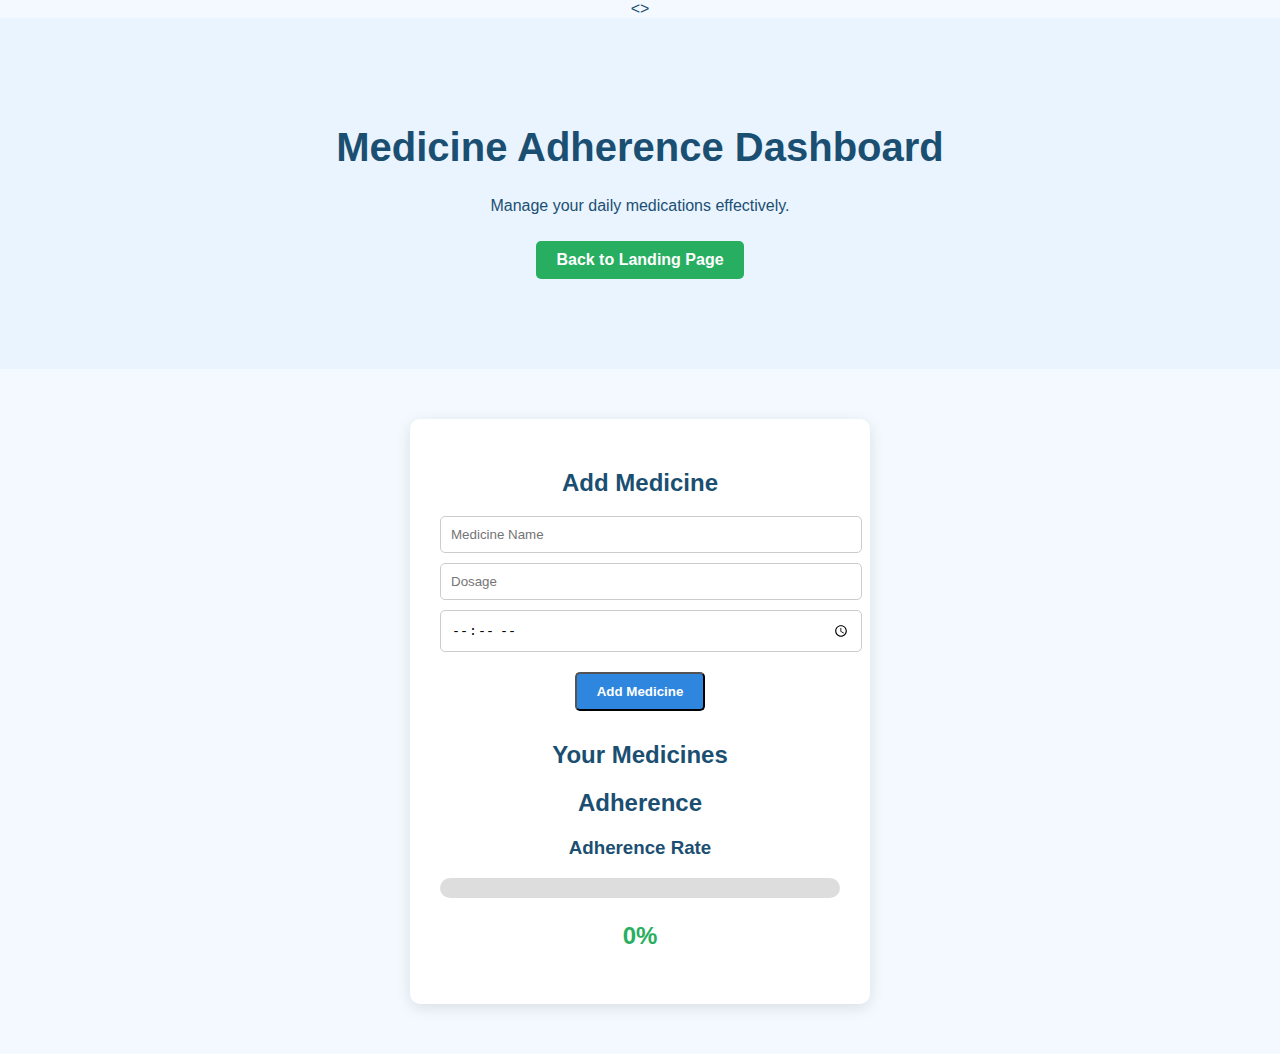
<file: index.html>
<!DOCTYPE html>
<html>
<head>
      <title>Medicine Adherence App</title>
      <link rel="stylesheet" href="style.css">

</head>
<>

    <header class="hero">
        <h1>Medicine Adherence Dashboard</h1>
        <p>Manage your daily medications effectively.</p>
        <a href="landing.html" class="btn secondary">Back to Landing Page</a>
    </header>

    <section class="app-container">
        <div class="card">

            <h2>Add Medicine</h2>

            <form id="medicineForm">
                <input type="text" id="medicineName" placeholder="Medicine Name" required>
                <input type="text" id="dosage" placeholder="Dosage" required>
               <input type="time" id="doseTime" required>
                 <button type="submit" class="btn primary">Add Medicine</button>

            </form>

            <h2>Your Medicines</h2>
            <ul id="medicineList"></ul>

            <h2>Adherence</h2>
            <div class="stats">
    <h3>Adherence Rate</h3>
    <div class="progress-bar">
        <div id="progressFill"></div>
    </div>
    <p id="adherencePercentage">0%</p>
</div>


        </div>
    </section>
<script src="script.js"></script>
</body>
</html>
</file>
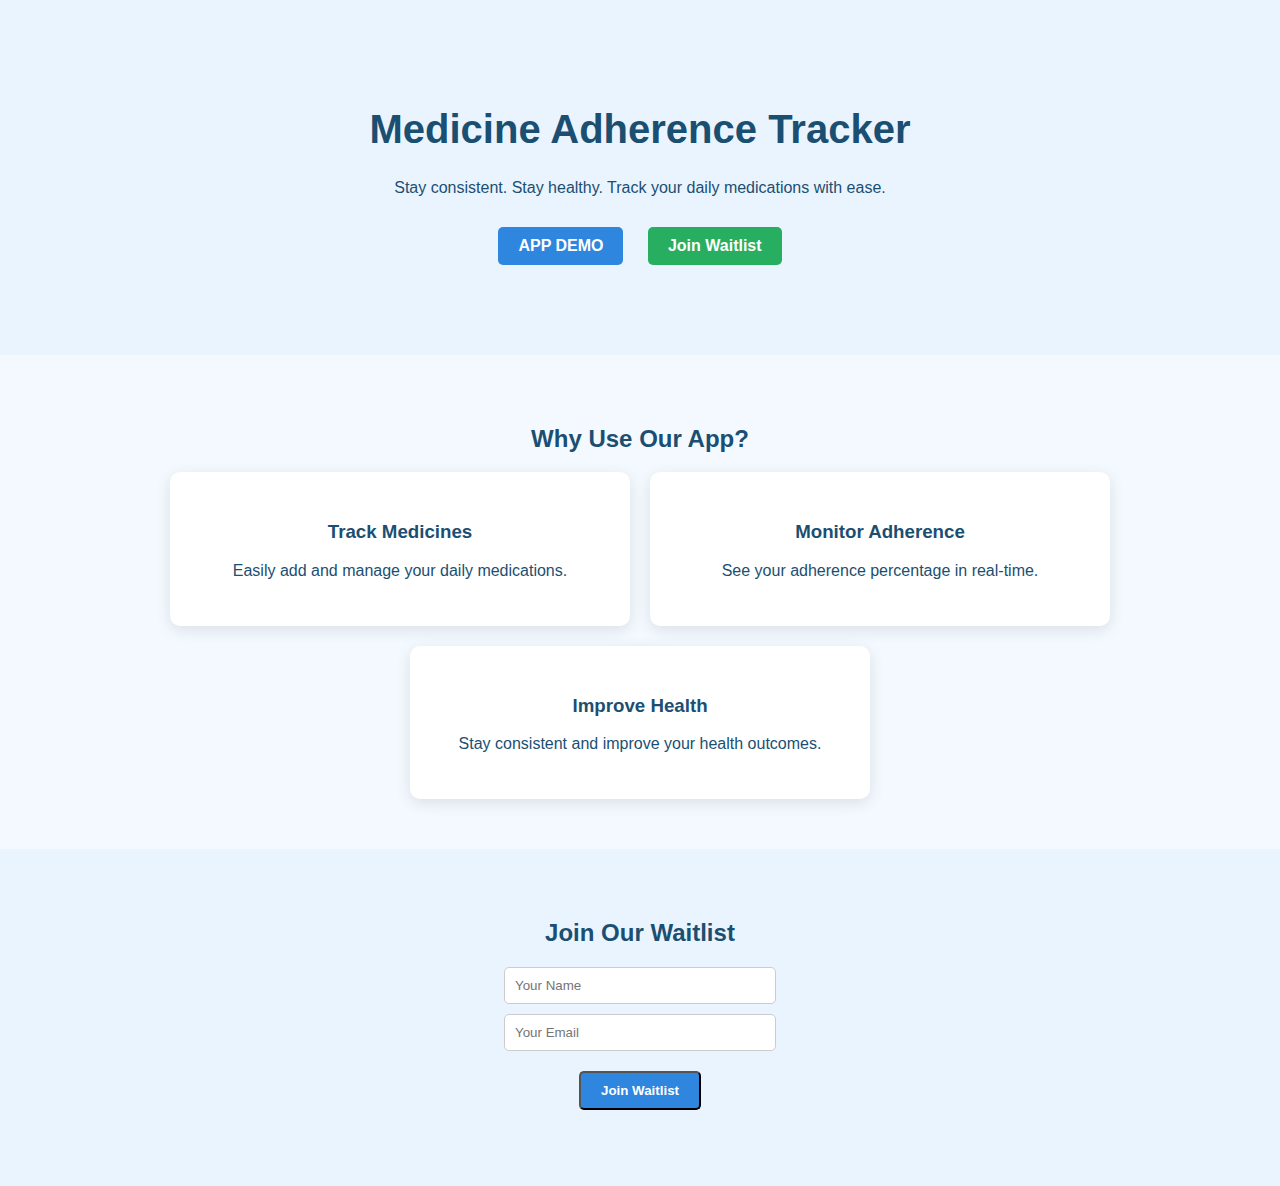
<file: landing.html>
<!DOCTYPE html>
<html lang="en">
<head>
    <meta charset="UTF-8">
    <title>Medicine Adherence Tracker</title>
    <meta name="viewport" content="width=device-width, initial-scale=1.0">
    <link rel="stylesheet" href="style.css">
</head>
<body>

    <section class="hero">
        <h1>Medicine Adherence Tracker</h1>
        <p>Stay consistent. Stay healthy. Track your daily medications with ease.</p>
        <div class="buttons">
            <a href="index.html" class="btn primary">APP DEMO</a>
            <a href="#waitlist" class="btn secondary">Join Waitlist</a>
        </div>
    </section>

    <section class="benefits">
        <h2>Why Use Our App?</h2>
        <div class="benefit-cards">
            <div class="card">
                <h3>Track Medicines</h3>
                <p>Easily add and manage your daily medications.</p>
            </div>
            <div class="card">
                <h3>Monitor Adherence</h3>
                <p>See your adherence percentage in real-time.</p>
            </div>
            <div class="card">
                <h3>Improve Health</h3>
                <p>Stay consistent and improve your health outcomes.</p>
            </div>
        </div>
    </section>

    <section id="waitlist" class="waitlist">
        <h2>Join Our Waitlist</h2>
        <form id="waitlistForm">
            <input type="text" id="name" placeholder="Your Name" required>
            <input type="email" id="email" placeholder="Your Email" required>
            <button type="submit" class="btn primary">Join Waitlist</button>
        </form>
        <p id="message"></p>
    </section>

    <script>
        document.getElementById("waitlistForm").addEventListener("submit", function(e) {
            e.preventDefault();

            const name = document.getElementById("name").value;
            const email = document.getElementById("email").value;

            let waitlist = JSON.parse(localStorage.getItem("waitlist")) || [];
            waitlist.push({ name, email });
            localStorage.setItem("waitlist", JSON.stringify(waitlist));

            document.getElementById("message").innerText = 
                "Thank you for joining the waitlist!";
            
            this.reset();
        });
    </script>

</body>
</html>
</file>
<file: style.css>
body {
    margin: 0;
    font-family: Arial, sans-serif;
    background-color: #f4f9ff;
    color: #1B4F72;
    text-align: center;
}

.hero {
    padding: 80px 20px;
    background: #eaf4ff;
}

.hero h1 {
    font-size: 40px;
}

.buttons {
    margin-top: 20px;
}

.btn {
    display: inline-block;
    padding: 10px 20px;
    margin: 10px;
    text-decoration: none;
    border-radius: 5px;
    font-weight: bold;
}

.primary {
    background-color: #2E86DE;
    color: white;
}

.secondary {
    background-color: #27AE60;
    color: white;
}

.benefits {
    padding: 50px 20px;
}

.benefit-cards {
    display: flex;
    justify-content: center;
    gap: 20px;
    flex-wrap: wrap;
}

.card {
    background: white;
    padding: 20px;
    width: 250px;
    border-radius: 8px;
    box-shadow: 0 4px 10px rgba(0,0,0,0.1);
}

.waitlist {
    padding: 50px 20px;
    background: #eaf4ff;
}

.waitlist input {
    display: block;
    margin: 10px auto;
    padding: 10px;
    width: 250px;
    border-radius: 5px;
    border: 1px solid #ccc;
}

.waitlist button {
    cursor: pointer;
}
.app-container {
    display: flex;
    justify-content: center;
    padding: 50px 20px;
}

.card {
    background: white;
    padding: 30px;
    width: 400px;
    border-radius: 10px;
    box-shadow: 0 4px 15px rgba(0,0,0,0.1);
}

form input {
    display: block;
    width: 100%;
    padding: 10px;
    margin: 10px 0;
    border-radius: 5px;
    border: 1px solid #ccc;
}

#medicineList {
    list-style: none;
    padding: 0;
}

#medicineList li {
    background: #f4f9ff;
    margin: 8px 0;
    padding: 10px;
    border-radius: 5px;
}

#adherencePercentage {
    font-size: 24px;
    font-weight: bold;
    color: #27AE60;

}
.stats {
    margin-top: 20px;
}

.progress-bar {
    width: 100%;
    height: 20px;
    background: #ddd;
    border-radius: 10px;
    overflow: hidden;
}

#progressFill {
    height: 100%;
    width: 0%;
    background: #27AE60;
    transition: width 0.3s ease;
}
</file>
